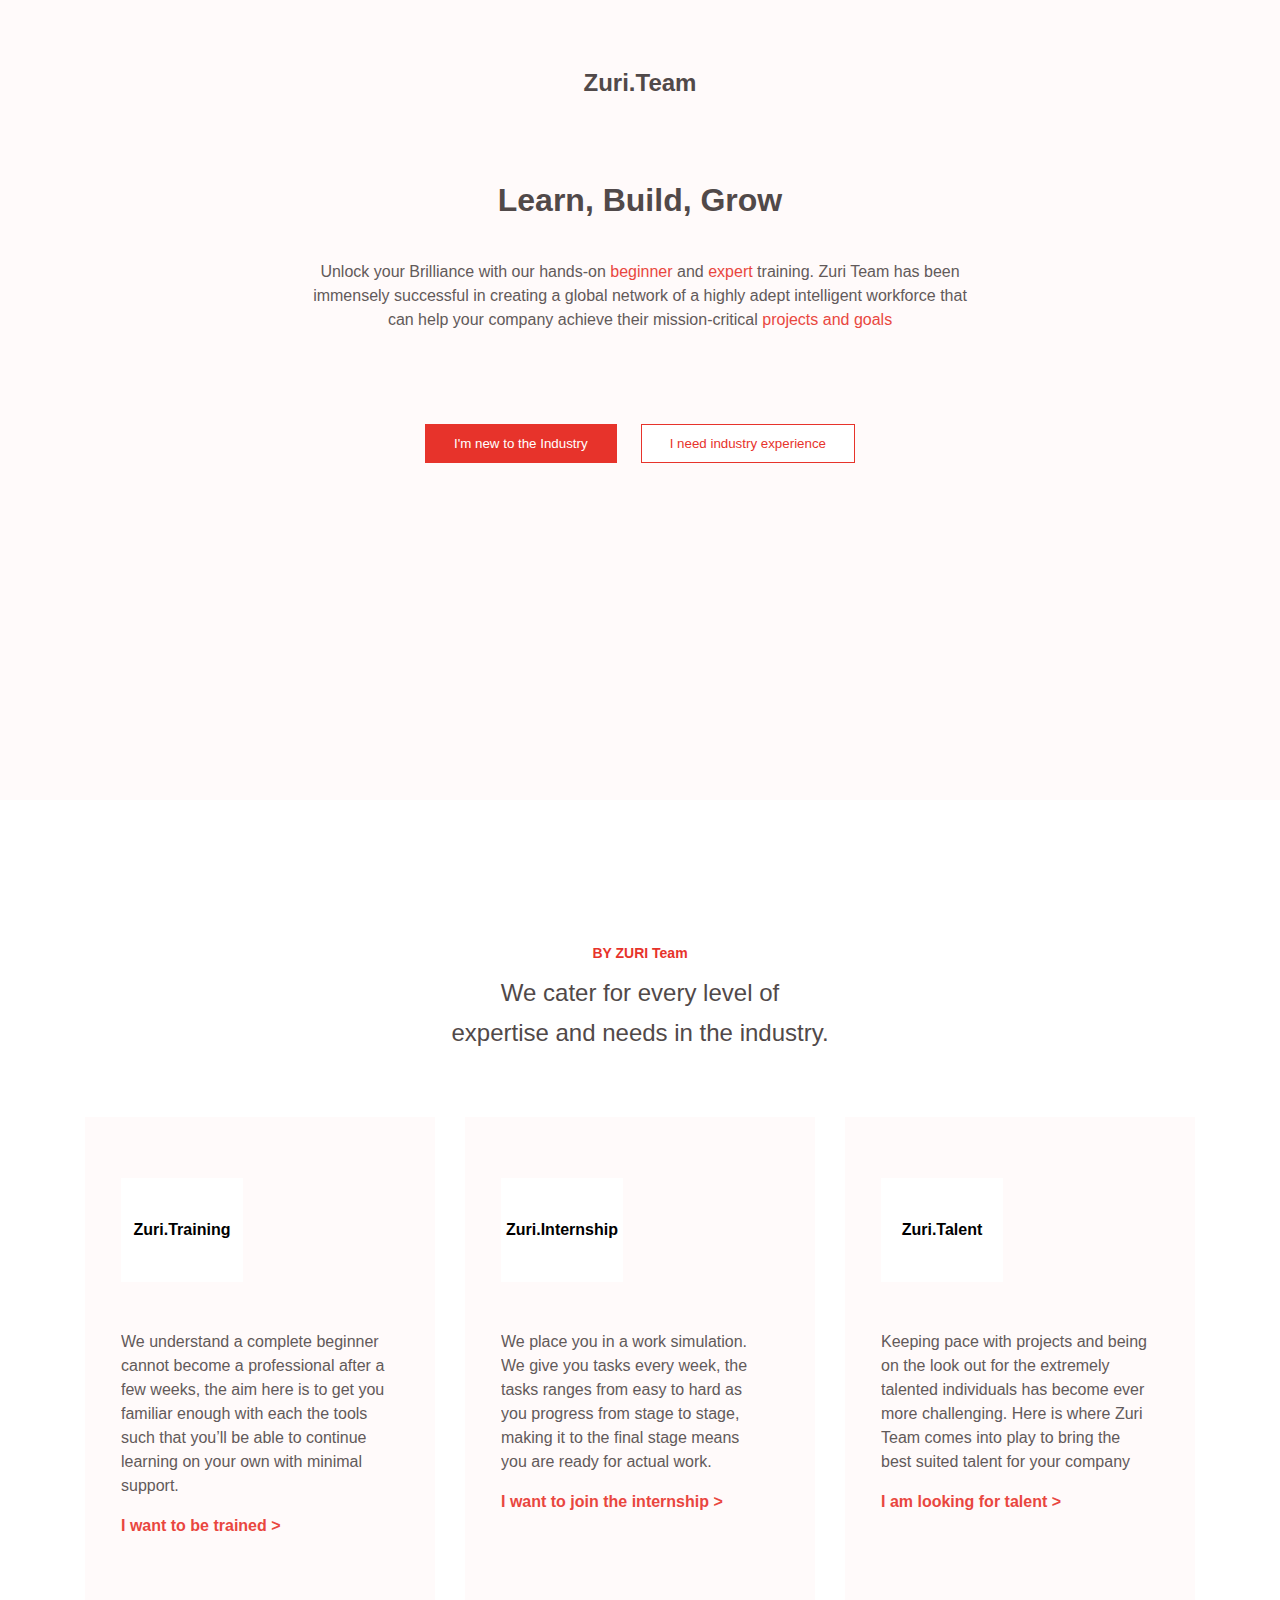
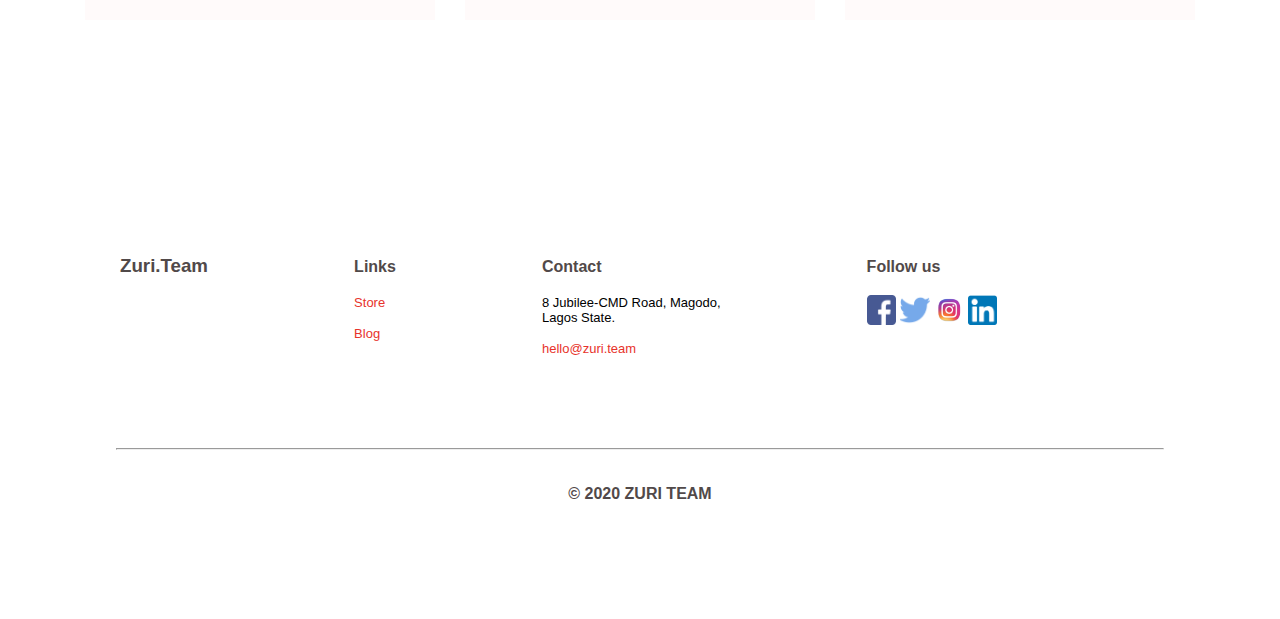
<file: index.html>
<!DOCTYPE html>
<html lang="en">
<head>
  <meta charset="UTF-8">
  <meta http-equiv="X-UA-Compatible" content="IE=edge">
  <meta name="viewport" content="width=device-width, initial-scale=1.0">
  <title>ZURI: Learn, Build, Grow.</title>
  <link rel="stylesheet" href="./index.css">
</head>
<body>
  <section class="container">
    <div class="center-image">
      <h2 id="logo">Zuri.Team</h2>
    </div>

    <div class="hero">
      <h2>Learn, Build, Grow</h2>
      <p>Unlock your Brilliance with our hands-on <a href="#">beginner</a> and <a href="#">expert</a> training. Zuri Team has been immensely successful in creating a global network of a highly adept intelligent workforce that can help your company achieve their mission-critical <a href="#">projects and goals</a></p>
    <div class="btn-div">
      <a href="./training.html">
        <button class="btn btn1">I'm new to the Industry</button>
      </a>
      <a href="./talent.html">
        <button class="btn btn2">I need industry experience</button>
      </a>
    </div>
    </div>
  </section>




  <section class="programs">
    <div>
      <h3 class="header">BY ZURI Team</h3>
      <p class="slogan">We cater for every level of<br>expertise and needs in the industry.</p>
      <div class="grid-container">
        <div class="grid grid-one">
          <h3 class="grid-head">Zuri.Training</h3>
          <p>We understand a complete beginner cannot become a professional after a few weeks, the aim here is to get you familiar enough with each the tools such that you’ll be able to continue learning on your own with minimal support.</p>
          <h3><a href="#">I want to be trained ></a></h3>
        </div>

        <div class="grid grid-two">
          <h3 class="grid-head">Zuri.Internship</h3>
          <p>We place you in a work simulation. We give you tasks every week, the tasks ranges from easy to hard as you progress from stage to stage, making it to the final stage means you are ready for actual work.</p>
          <h3><a href="#">I want to join the internship ></a></h3>
        </div>

        <div class="grid grid-three">
          <h3 class="grid-head">Zuri.Talent</h3>
          <p>Keeping pace with projects and being on the look out for the extremely talented individuals has become ever more challenging. Here is where Zuri Team comes into play to bring the best suited talent for your company</p>
          <h3><a href="#">I am looking for talent ></a></h3>
        </div>
      </div>
    </div>
  </section>
  <footer class="footer">
    <div class="footer-flex">


    <div class="flex-1">
      <h3>Zuri.Team</h3>
    </div>
    <div class="flex-2">
      <h3>Links</h3>
      <a href="#"><p>Store</p></a>
      <a href="#"><p>Blog</p></a>
    </div>
    <div class="flex-3">
      <h3>Contact</h3>
      <p>8 Jubilee-CMD Road, Magodo,<br>Lagos State.</p>
      <p><a href="mailto:hello@zuri.com">
        hello@zuri.team
    </a></p>
    </div>
    <div class="flex-4">
      <h3>Follow us</h3>
      <div class="contact">
        <a target="_blank" href="https://web.facebook.com/thezuriteam"> <img src="./fb.png"> </a>
        <a target="_blank" href="https://twitter.com/theZuriTeam"> <img src="./twitter.png"> </a>
        <a target="_blank" href="https://www.instagram.com/thezuriteam/"> <img src="./IG.png"> </a>
        <a href="#"> <img src="./in.png"> </a>
      </div>
    </div>
    </div>
    <div>
      <hr>
    </div>
    <div class="copyright">
      <p> © 2020 ZURI TEAM </p>
    </div>
  </footer>
</body>
</html>
</file>
<file: index.css>
* {
  margin: 0;
  padding: 0;
  box-sizing: border-box;
  font-family: "Averta", sans-serif;
}
a {
  text-decoration: none;
  color: #e7332b;
}
#logo {
  margin: auto;
  display: flex;
  padding-top: 69px;
  margin-bottom: 69px;
  align-items: center;
  justify-content: center;
  color: #514949;
}
.container {
  height: 800px;
  background-color: #fffafa;
}
.hero {
  padding: 10px;
  max-width: 700px;
  margin: 0 auto;
  text-align: center;
}
.hero h2 {
  font-size: 32px;
  line-height: 48px;
  text-align: center;
  font-weight: 800;
  color: #514949;
  margin-bottom: 36px;
}
.hero p {
  font-size: 16px;
  line-height: 24px;
  color: #514949;
  opacity: 0.9;
  margin-top: 0;
  margin-bottom: 1rem;
}

.btn-div {
  margin-top: 92px;
  display: flex;
  flex-direction: row;
  justify-content: center;
}
.btn {
  padding: 11px 28px;
  border: 1px solid #e7332b;
  cursor: pointer;
}
.btn1 {
  background-color: #e7332b;
  color: #fff;
  margin-right: 24px;
}
.btn1:hover {
  background-color: #fff;
  color: #e7332b;
}
.btn2 {
  background-color: #fff;
  color: #e7332b;
}
.btn2:hover {
  background-color: #e7332b;
  color: #fff;
}

.programs {
  background-color: #fff;
  overflow: hidden;
}
.header {
  font-size: 14px;
  line-height: 24px;
  color: #e7332b;
  margin-top: 141px;
  text-align: center;
}
.slogan {
  font-size: 24px;
  line-height: 40px;
  text-align: center;
  color: #514949;
  margin-top: 8px;
  margin-bottom: 64px;
}
.grid-container {
  display: grid;
  grid-template-columns: 1fr 1fr 1fr;
  margin-left: 85px;
  margin-right: 85px;
  gap: 30px;
}
.grid {
  width: 100%;
  background-color: #fffafa;
  padding: 61px 47px 82px 36px;
}
.grid p {
  font-size: 16px;
  line-height: 24px;
  color: #514949;
  opacity: 0.9;
  margin-top: 0;
  margin-bottom: 1rem;
}
.grid-head {
  display: flex;
  width: 122px;
  height: 104px;
  font-size: 16px;
  margin-bottom: 48px;
  background-color: #fff;
  align-items: center;
  justify-content: center;
}
.grid h3 a {
  font-size: 16px;
  line-height: 24px;

  opacity: 0.9;
}
.footer {
  margin: 215px 100px 0 100px;
}
.footer-flex {
  display: flex;
  padding: 20px;
  justify-content: space-between;
  flex-wrap: wrap;
  margin-bottom: 56px;
  padding: 20px;
}
.footer-flex h3 {
  color: #514949;
}
.flex-2 h3 {
  font-size: 16px;
  font-weight: bold;
  line-height: 24px;
  margin-bottom: 1rem;
}
.flex-2 a p {
  font-size: 13px;
  margin-top: 0;
  margin-bottom: 1rem;
}
.flex-3 h3 {
  font-size: 16px;
  font-weight: bold;
  line-height: 24px;
  margin-bottom: 1rem;
}
.flex-3 p {
  font-size: 13px;
  margin-top: 0;
  margin-bottom: 1rem;
}
.flex-4 h3 {
  font-size: 16px;
  font-weight: bold;
  line-height: 24px;
  margin-bottom: 1rem;
}
.contact {
  align-items: center;
  align-content: center;
}
.contact img {
  width: 10%;
  height: 10%;
}
hr {
  margin: 16px;
  color: #514949;
}

.copyright p {
  text-align: center;
  font-size: 16px;
  line-height: 24px;
  font-weight: bold;
  margin-top: 32px;
  color: #514949;
  padding-bottom: 97px;
  margin-bottom: 1rem;
}
@media screen and (max-width: 1024px) {
  .flex-4 {
    align-items: center;
    justify-items: center;
  }
}
@media screen and (max-width: 768px) {
  .btn-div {
    flex-direction: column;
    align-items: center;
    justify-items: center;
  }
  .btn1 {
    margin-left: 20px;
  }
  .btn2 {
    margin-top: 20px;
  }
  .grid-container {
    display: grid;
    grid-template-columns: 1fr;
  }
  .footer-flex {
    flex-direction: column;
    justify-items: center;
    align-items: center;
    text-align: center;
  }
}
@media screen and (max-width: 425px) {
  .grid-container {
    margin-left: 20px;
    margin-right: 20px;
  }
}
@media screen and (max-width: 375px) {
}
@media screen and (max-width: 320px) {
}
</file>
